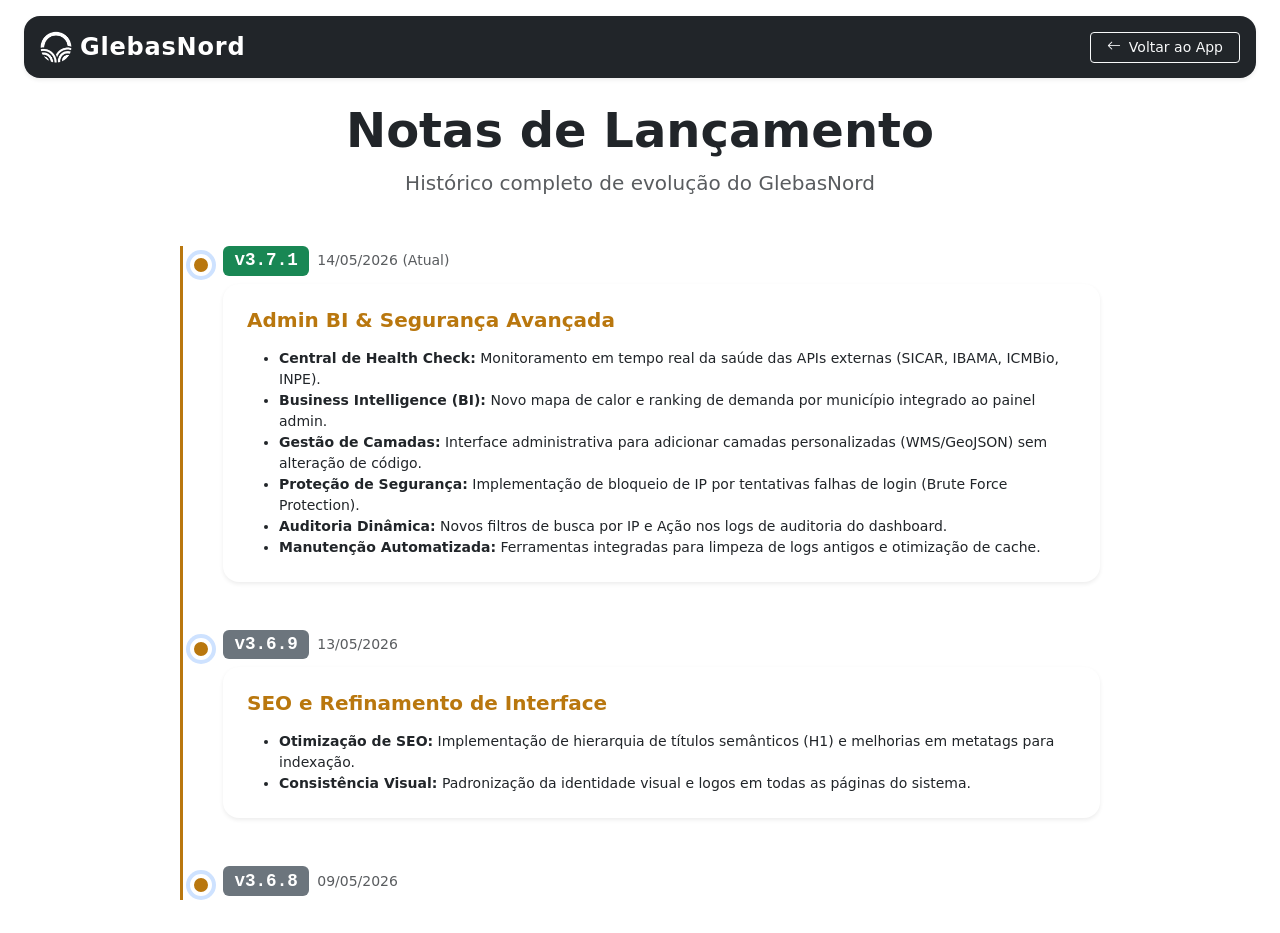
<file: changelog.html>
<!DOCTYPE html>
<html lang="pt-BR" data-bs-theme="light">

<head>
  <meta charset="UTF-8">
  <meta name="viewport" content="width=device-width, initial-scale=1.0">
  <title>Changelog | GlebasNord - Cálculo e análise de glebas da Região Nordeste </title>
  <link rel="stylesheet" href="https://cdn.jsdelivr.net/npm/bootstrap@5.3.2/dist/css/bootstrap.min.css">
  <link rel="stylesheet" href="https://cdn.jsdelivr.net/npm/bootstrap-icons@1.11.3/font/bootstrap-icons.min.css">
  <link rel="stylesheet" href="css/style.css">
  <meta name="description"
    content="Histórico de versões do GlebasNord: veja as novidades, correções e melhorias de cada release da ferramenta de análise de glebas rurais." />
  <link rel="canonical" href="https://glebasnord.com.br/changelog.html" />
  <meta property="og:title" content="Changelog | GlebasNord - Cálculo e análise de glebas da Região Nordeste" />
  <meta property="og:description" content="Histórico de versões e melhorias do GlebasNord." />
  <meta property="og:type" content="website" />
  <meta property="og:url" content="https://glebasnord.com.br/changelog.html" />
  <meta property="og:image" content="https://glebasnord.com.br/img/og-image.jpg" />
  <meta property="og:locale" content="pt_BR" />
  <link rel="icon" href="img/favicon-16x16.png" />
  <link rel="apple-touch-icon" href="img/apple-touch-icon-iphone-60x60.png">
  <link rel="apple-touch-icon" sizes="60x60" href="img/apple-touch-icon-ipad-76x76.png">
  <link rel="apple-touch-icon" sizes="114x114" href="img/apple-touch-icon-iphone-retina-120x120.png">
  <link rel="apple-touch-icon" sizes="144x144" href="img/apple-touch-icon-ipad-retina-152x152.png">
  <style>
    html,
    body {
      height: 100%;
      margin: 0;
    }

    .main-wrapper {
      min-height: 100vh;
      background-color: var(--bs-body-bg);
    }

    .main-container {
      height: calc(100vh - 85px);
      overflow-y: auto;
      scroll-behavior: smooth;
      padding-bottom: 3rem;
    }

    .timeline {
      max-width: 920px;
      margin: 0 auto;
      border-left: 3px solid var(--bs-primary);
      padding-left: 2.5rem;
      position: relative;
    }

    .timeline-item {
      position: relative;
      margin-bottom: 3rem;
    }

    .timeline-item::before {
      content: '';
      position: absolute;
      left: -33px;
      top: 8px;
      width: 22px;
      height: 22px;
      border-radius: 50%;
      background: var(--bs-primary);
      border: 4px solid var(--bs-body-bg);
      box-shadow: 0 0 0 4px rgba(13, 110, 253, 0.2);
    }

    .version-badge {
      font-family: monospace;
      font-size: 1.1rem;
      font-weight: 700;
    }

    .card {
      border: none;
      border-radius: 16px;
      box-shadow: 0 6px 24px rgba(0, 0, 0, 0.08);
      transition: transform 0.2s;
    }

    .card:hover {
      transform: translateY(-4px);
    }
  </style>
</head>

<body>
  <div class="main-wrapper">
    <div class="container-fluid px-4 py-3">
      <!-- Navbar consistente -->
      <nav class="navbar navbar-expand-lg navbar-dark bg-dark shadow-sm mb-4 rounded-4 px-3">
        <a class="navbar-brand d-flex align-items-center gap-2" href="./">
          <img src="img/logo.png" alt="GlebasNord Logo" style="height: 32px;">
          <span class="fw-bold fs-4">GlebasNord</span>
        </a>
        <div class="ms-auto">
          <a href="./" class="btn btn-outline-light btn-sm px-3">
            <i class="bi bi-arrow-left me-2"></i>Voltar ao App
          </a>
        </div>
      </nav>

      <div class="main-container">
        <div class="text-center mb-5">
          <h1 class="fw-bold display-5">Notas de Lançamento</h1>
          <p class="lead text-muted">Histórico completo de evolução do GlebasNord</p>
        </div>

        <div class="timeline">
          <!-- Versão 3.7.1 -->
          <div class="timeline-item">
            <div class="d-flex align-items-center gap-2 mb-2">
              <span class="badge bg-success version-badge">v3.7.1</span>
              <span class="text-muted small">14/05/2026 (Atual)</span>
            </div>
            <div class="card border-0 shadow-sm rounded-4">
              <div class="card-body p-4">
                <h5 class="fw-bold mb-3 text-primary">Admin BI & Segurança Avançada</h5>
                <ul class="mb-0 small">
                  <li><strong>Central de Health Check:</strong> Monitoramento em tempo real da saúde das APIs externas (SICAR, IBAMA, ICMBio, INPE).</li>
                  <li><strong>Business Intelligence (BI):</strong> Novo mapa de calor e ranking de demanda por município integrado ao painel admin.</li>
                  <li><strong>Gestão de Camadas:</strong> Interface administrativa para adicionar camadas personalizadas (WMS/GeoJSON) sem alteração de código.</li>
                  <li><strong>Proteção de Segurança:</strong> Implementação de bloqueio de IP por tentativas falhas de login (Brute Force Protection).</li>
                  <li><strong>Auditoria Dinâmica:</strong> Novos filtros de busca por IP e Ação nos logs de auditoria do dashboard.</li>
                  <li><strong>Manutenção Automatizada:</strong> Ferramentas integradas para limpeza de logs antigos e otimização de cache.</li>
                </ul>
              </div>
            </div>
          </div>

          <!-- Versão 3.6.9 -->
          <div class="timeline-item">
            <div class="d-flex align-items-center gap-2 mb-2">
              <span class="badge bg-secondary version-badge">v3.6.9</span>
              <span class="text-muted small">13/05/2026</span>
            </div>
            <div class="card border-0 shadow-sm rounded-4">
              <div class="card-body p-4">
                <h5 class="fw-bold mb-3 text-primary">SEO e Refinamento de Interface</h5>
                <ul class="mb-0 small">
                  <li><strong>Otimização de SEO:</strong> Implementação de hierarquia de títulos semânticos (H1) e
                    melhorias em metatags para indexação.</li>
                  <li><strong>Consistência Visual:</strong> Padronização da identidade visual e logos em todas as
                    páginas do sistema.</li>
                </ul>
              </div>
            </div>
          </div>

          <!-- Versão 3.6.8 -->
          <div class="timeline-item">
            <div class="d-flex align-items-center gap-2 mb-2">
              <span class="badge bg-secondary version-badge">v3.6.8</span>
              <span class="text-muted small">09/05/2026</span>
            </div>
            <div class="card border-0 shadow-sm rounded-4">
              <div class="card-body p-4">
                <h5 class="fw-bold mb-3 text-primary">Segurança e Auditoria Técnica</h5>
                <ul class="mb-0 small">
                  <li><strong>Reforço no Proxy PHP:</strong> Implementação de Rate Limiting, mitigação de SSRF
                    (MAXREDIRS/Protocols) e sanitização de headers para prevenir CRLF injection.</li>
                  <li><strong>Integridade do Cache:</strong> Correção no sistema de cache para garantir que alertas de
                    sobreposição e geometrias de interseção não sejam perdidos.</li>
                  <li><strong>Evolução do SICOR:</strong> Novo suporte a MultiPolygons em WKT e otimização de
                    performance
                    usando filtros de Bounding Box nativos.</li>
                  <li><strong>Prevenção de XSS:</strong> Sanitização automática do nome do projeto via
                    <code>escapeHtml</code> antes da persistência.
                  </li>
                  <li><strong>Regras de Negócio:</strong> Alinhamento do limite de área máxima (50.000 ha) e validação
                    bloqueante de dimensões na origem.</li>
                  <li><strong>Proteção de Cache:</strong> Inclusão de <code>.htaccess</code> para impedir acesso direto
                    ao
                    diretório de cache do servidor.</li>
                </ul>
              </div>
            </div>
          </div>

          <!-- Versão 3.6.7 -->
          <div class="timeline-item">
            <div class="d-flex align-items-center gap-2 mb-2">
              <span class="badge bg-secondary version-badge">v3.6.7</span>
              <span class="text-muted small">09/05/2026</span>
            </div>
            <div class="card border-0 shadow-sm rounded-4">
              <div class="card-body p-4">
                <h5 class="fw-bold mb-3 text-primary">Estabilização SICOR e Resiliência de Dados</h5>
                <ul class="mb-0 small">
                  <li><strong>Correção Crítica SICOR:</strong> Reconstrução completa do parser WKT para os microdados do
                    Banco Central (BCB), eliminando falhas de processamento e garantindo a detecção precisa de glebas já
                    financiadas.</li>
                  <li><strong>Detecção Dinâmica de Colunas:</strong> Identificação automática das colunas de referência
                    e
                    geometria no CSV do SICOR, tornando o sistema resiliente a mudanças no formato dos arquivos
                    governamentais.</li>
                  <li><strong>Lógica de Fallback de Ano:</strong> Implementação de tentativa automática do ano corrente
                    e
                    anterior para download dos dados SICOR, garantindo disponibilidade contínua.</li>
                  <li><strong>Feedback de Carregamento:</strong> Novos indicadores visuais na barra de status para
                    monitorar
                    o progresso do download de datasets pesados (SICOR, IBAMA, etc.).</li>
                  <li><strong>Performance Otimizada:</strong> Padrão <em>Singleton Promise</em> para evitar bloqueios na
                    interface durante o carregamento de bases espaciais.</li>
                  <li><strong>Segurança:</strong> Whitelist do proxy PHP atualizada para suportar novos domínios
                    confiáveis.
                  </li>
                </ul>
              </div>
            </div>
          </div>

          <!-- Versão 3.6.6 -->
          <div class="timeline-item">
            <div class="d-flex align-items-center gap-2 mb-2">
              <span class="badge bg-secondary version-badge">v3.6.6</span>
              <span class="text-muted small">09/05/2026</span>
            </div>
            <div class="card border-0 shadow-sm rounded-4">
              <div class="card-body p-4">
                <h5 class="fw-bold mb-3 text-primary">Máscara Inteligente e Expansão Territorial</h5>
                <ul class="mb-0 small">
                  <li><strong>Máscara de Entrada CAR:</strong> Implementação de máscara automática e busca inteligente
                    (debounce) no campo de consulta do SICAR.</li>
                  <li><strong>Regex Alfanumérico:</strong> Ampliação do padrão de validação do CAR para aceitar
                    identificadores alfanuméricos completos conforme padrão nacional.</li>
                  <li><strong>Expansão de Escopo:</strong> Inclusão dos estados de Minas Gerais (MG) e Espírito Santo
                    (ES)
                    no escopo de análise do Nordeste/SUDENE.</li>
                  <li><strong>SICOR Dinâmico:</strong> Atualização automática da URL de microdados do Banco Central para
                    o ano corrente</li>
                  <li><strong>Refinamento de UI:</strong> Melhorias visuais na barra de progresso da busca e
                    estabilidade
                    nos logs de inicialização.</li>
                </ul>
              </div>
            </div>
          </div>

          <!-- Versão 3.6.5 -->
          <div class="timeline-item">
            <div class="d-flex align-items-center gap-2 mb-2">
              <span class="badge bg-secondary version-badge">v3.6.5</span>
              <span class="text-muted small">08/05/2026</span>
            </div>
            <div class="card border-0 shadow-sm rounded-4">
              <div class="card-body p-4">
                <h5 class="fw-bold mb-3 text-primary">Correções de Auditoria e UX</h5>
                <ul class="mb-0 small">
                  <li><strong>Refinamento de UX:</strong> Unificação da lógica de máscara do CAR e busca automática ao
                    completar o código.</li>
                  <li><strong>Correção de Regex:</strong> Identificador do CAR agora aceita caracteres alfanuméricos
                    completos (A-Z, 0-9) conforme padrão do SICAR.</li>
                  <li><strong>Consistência de Versão:</strong> Padronização da versão v3.6.5 em todos os logs,
                    cabeçalhos e
                    interface.</li>
                  <li><strong>Estabilidade do SICAR:</strong> Substituição de INTERSECTS por BBOX para evitar
                    truncamento de
                    URL em consultas complexas.</li>
                </ul>
              </div>
            </div>
          </div>

          <!-- Versão 3.6.4 -->
          <div class="timeline-item">
            <div class="d-flex align-items-center gap-2 mb-2">
              <span class="badge bg-secondary version-badge">v3.6.4</span>
              <span class="text-muted small">07/05/2026</span>
            </div>
            <div class="card border-0 shadow-sm rounded-4">
              <div class="card-body p-4">
                <h5 class="fw-bold mb-3 text-primary">Integração BCB SICOR e Novo Módulo de Biomas</h5>
                <ul class="mb-0 small">
                  <li><strong>Integração BCB SICOR:</strong> Validação cruzada com microdados de glebas WKT do Banco
                    Central
                    para detecção de duplicidade em operações de crédito rural.</li>
                  <li><strong>Novo Serviço de Biomas:</strong> Módulo <code>bioma.js</code> dedicado com 4 estratégias
                    de
                    detecção e filtragem WFS otimizada para o Nordeste.</li>
                  <li><strong>Análise de CAR Avançada:</strong> Painel de cobertura detalhado com barras de progresso,
                    melhor match individual e alertas de área descoberta.</li>
                  <li><strong>Popups Enriquecidos:</strong> Novos campos em IBAMA (Processo, Infração) e ICMBio (CNUC,
                    Ano,
                    Biomas, Demarcação).</li>
                  <li><strong>Estabilidade Técnica:</strong> Correção de SyntaxError em <code>camadas_externas.js</code>
                    e
                    ReferenceError em <code>main.js</code>.</li>
                  <li><strong>Proxy PHP v2:</strong> Suporte a descompressão manual GZIP (essencial para dados do BCB) e
                    segurança aprimorada.</li>
                </ul>
              </div>
            </div>
          </div>

          <!-- Versão 3.6.0 -->
          <div class="timeline-item">
            <div class="d-flex align-items-center gap-2 mb-2">
              <span class="badge bg-secondary version-badge">v3.6.0</span>
              <span class="text-muted small">05/05/2026</span>
            </div>
            <div class="card border-0 shadow-sm rounded-4">
              <div class="card-body p-4">
                <h5 class="fw-bold mb-3 text-primary">Refatoração de Busca e Robustez CAR</h5>
                <ul class="mb-0 small">
                  <li><strong>Refatoração Spatial:</strong> Lógica de MultiPolygon movida para
                    <code>spatial_analysis.js</code> com tratamento de erros topológicos.
                  </li>
                  <li><strong>Busca Inteligente CAR:</strong> Suporte a múltiplos formatos de código e detecção
                    automática
                    de UF via Regex.</li>
                  <li><strong>Otimização de Performance:</strong> Debounce na busca CAR e cache alfanumérico por código
                    de
                    imóvel.</li>
                  <li><strong>Interface Moderna:</strong> Renovação visual das páginas de Documentação e Changelog.</li>
                  <li><strong>UI Improvements:</strong> Novo botão para limpar cache do SICAR e feedback visual
                    aprimorado
                    em processamentos longos.</li>
                </ul>
              </div>
            </div>
          </div>
          <!-- Versão 3.5.1 -->
          <div class="timeline-item">
            <div class="d-flex align-items-center gap-2 mb-2">
              <span class="badge bg-secondary version-badge">v3.5.1</span>
              <span class="text-muted small">02/05/2026</span>
            </div>
            <div class="card border-0 shadow-sm rounded-4">
              <div class="card-body p-4">
                <h5 class="fw-bold mb-3 text-primary">Refatoração de Busca e Robustez CAR</h5>
                <ul class="mb-0 small">
                  <li><strong>Refatoração Spatial:</strong> Lógica de MultiPolygon movida para
                    <code>spatial_analysis.js</code> com tratamento de erros topológicos.
                  </li>
                  <li><strong>Busca Inteligente CAR:</strong> Suporte a múltiplos formatos de código e detecção
                    automática
                    de UF via Regex.</li>
                  <li><strong>Otimização de Performance:</strong> Debounce na busca CAR e cache alfanumérico por código
                    de
                    imóvel.</li>
                  <li><strong>Interface Moderna:</strong> Renovação visual das páginas de Documentação e Changelog.</li>
                  <li><strong>UI Improvements:</strong> Novo botão para limpar cache do SICAR e feedback visual
                    aprimorado
                    em processamentos longos.</li>
                </ul>
              </div>
            </div>
          </div>

          <!-- Versão 3.5.0 -->
          <div class="timeline-item">
            <div class="d-flex align-items-center gap-2 mb-2">
              <span class="badge bg-primary version-badge">v3.5.0</span>
              <span class="text-muted small">30/04/2026</span>
            </div>
            <div class="card border-0 shadow-sm rounded-4">
              <div class="card-body p-4">
                <h5 class="fw-bold mb-3">Módulo de Conformidade BACEN</h5>
                <ul class="mb-0 small">
                  <li>Lançamento oficial da verificação automática BACEN/SICOR.</li>
                  <li>Integração com bases ICMBio, IBAMA e FUNAI via GeoServer.</li>
                  <li>Cálculo de sobreposição percentual em tempo real.</li>
                </ul>
              </div>
            </div>
          </div>

        </div>
      </div>

      <script src="https://cdn.jsdelivr.net/npm/bootstrap@5.3.2/dist/js/bootstrap.bundle.min.js"></script>
      <script>
        if (localStorage.getItem('cgrn_theme') === 'dark') {
          document.documentElement.setAttribute('data-bs-theme', 'dark');
        }
      </script>
</body>

</html>
</file>
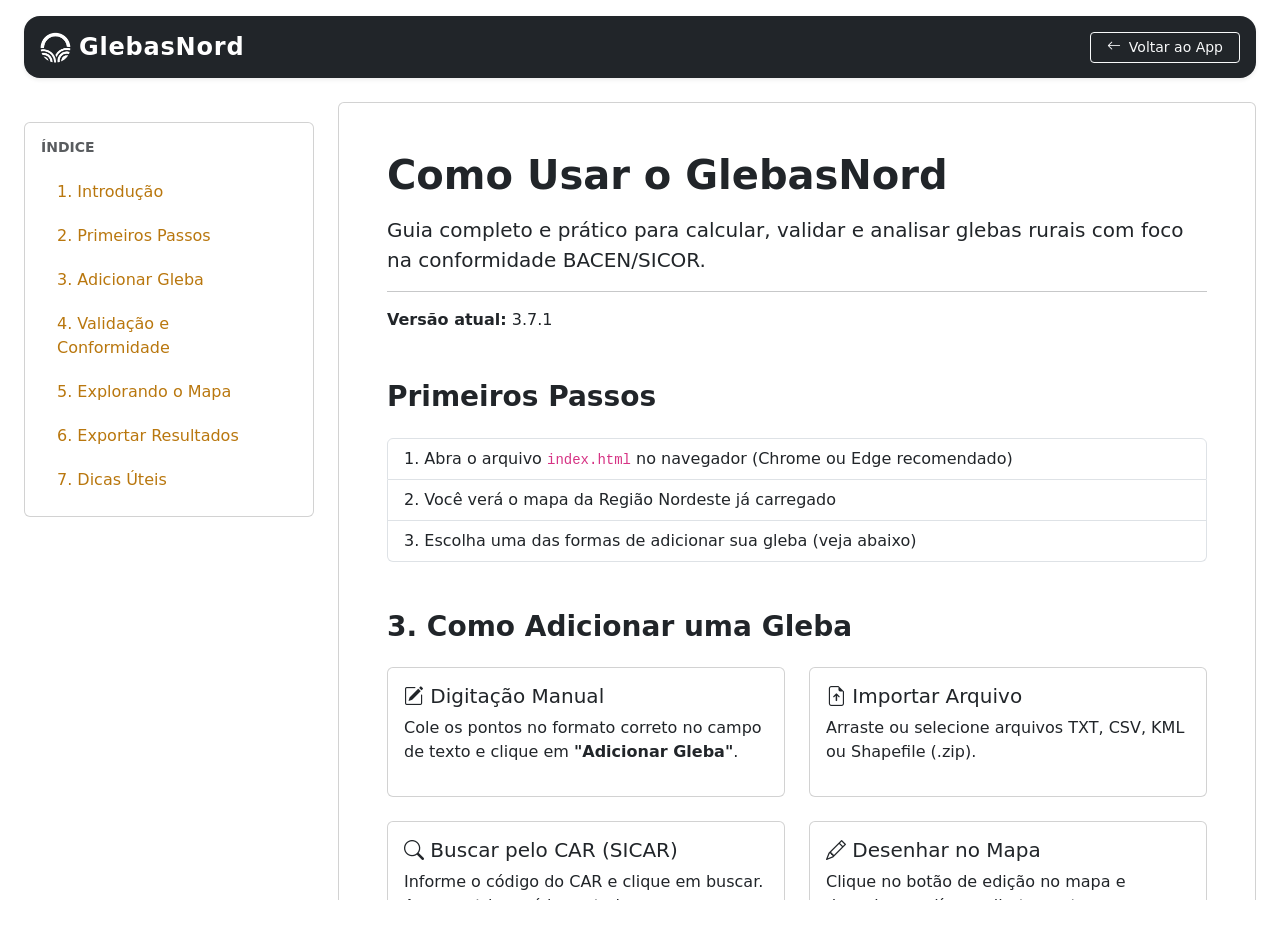
<file: docs.html>
<!DOCTYPE html>
<html lang="pt-BR" data-bs-theme="light">

<head>
  <meta charset="UTF-8">
  <meta name="viewport" content="width=device-width, initial-scale=1.0">
  <title>Documentação | GlebasNord - Cálculo e análise de glebas da Região Nordeste</title>
  <link rel="stylesheet" href="https://cdn.jsdelivr.net/npm/bootstrap@5.3.2/dist/css/bootstrap.min.css">
  <link rel="stylesheet" href="https://cdn.jsdelivr.net/npm/bootstrap-icons@1.11.3/font/bootstrap-icons.min.css">
  <link rel="stylesheet" href="css/style.css">
  <link rel="canonical" href="https://glebasnord.com.br/docs.html" />
  <meta name="description"
    content="Aprenda a usar o GlebasNord: importe KML, Shapefile ou CSV, desenhe glebas no mapa e verifique conformidade BACEN/SICOR com Terras Indígenas, IBAMA e CAR." />
  <meta property="og:title" content="Documentação | GlebasNord - Cálculo e análise de glebas da Região Nordeste" />
  <meta property="og:description" content="Guia completo de uso da ferramenta de análise de glebas rurais." />
  <meta property="og:type" content="website" />
  <meta property="og:url" content="https://glebasnord.com.br/docs.html" />
  <meta property="og:image" content="https://glebasnord.com.br/img/og-image.jpg" />
  <meta property="og:locale" content="pt_BR" />
  <link rel="icon" href="img/favicon-16x16.png" />
  <link rel="apple-touch-icon" href="img/apple-touch-icon-iphone-60x60.png">
  <link rel="apple-touch-icon" sizes="60x60" href="img/apple-touch-icon-ipad-76x76.png">
  <link rel="apple-touch-icon" sizes="114x114" href="img/apple-touch-icon-iphone-retina-120x120.png">
  <link rel="apple-touch-icon" sizes="144x144" href="img/apple-touch-icon-ipad-retina-152x152.png">
  <style>
    html,
    body {
      height: 100%;
      margin: 0;
    }

    .main-wrapper {
      min-height: 100vh;
    }

    .main-container {
      height: calc(100vh - 85px);
      overflow-y: auto;
      scroll-behavior: smooth;
    }

    .doc-section {
      scroll-margin-top: 90px;
    }

    .step-number {
      background: #0d6efd;
      color: white;
      width: 32px;
      height: 32px;
      border-radius: 50%;
      display: inline-flex;
      align-items: center;
      justify-content: center;
      font-weight: bold;
    }
  </style>
</head>

<body>
  <div class="main-wrapper">
    <div class="container-fluid px-4 py-3">
      <!-- Navbar -->
      <nav class="navbar navbar-expand-lg navbar-dark bg-dark shadow-sm mb-4 rounded-4 px-3">
        <a class="navbar-brand d-flex align-items-center gap-2" href="./">
          <img src="img/logo.png" alt="GlebasNord Logo">
          <span class="fw-bold fs-4 text-white">GlebasNord</span>
        </a>
        <div class="ms-auto">
          <a href="./" class="btn btn-outline-light btn-sm px-3">
            <i class="bi bi-arrow-left me-2"></i>Voltar ao App
          </a>
        </div>
      </nav>

      <div class="main-container">
        <div class="row g-4">
          <!-- Sidebar -->
          <div class="col-lg-3">
            <div class="sticky-top" style="top: 20px;">
              <div class="card p-3">
                <h6 class="fw-bold text-uppercase text-muted small mb-3">Índice</h6>
                <nav class="nav flex-column gap-1">
                  <a class="nav-link" href="#introducao">1. Introdução</a>
                  <a class="nav-link" href="#primeiros-passos">2. Primeiros Passos</a>
                  <a class="nav-link" href="#adicionar-gleba">3. Adicionar Gleba</a>
                  <a class="nav-link" href="#validacao">4. Validação e Conformidade</a>
                  <a class="nav-link" href="#mapa">5. Explorando o Mapa</a>
                  <a class="nav-link" href="#exportar">6. Exportar Resultados</a>
                  <a class="nav-link" href="#dicas">7. Dicas Úteis</a>
                </nav>
              </div>
            </div>
          </div>

          <!-- Conteúdo Principal -->
          <div class="col-lg-9">
            <div class="card">
              <div class="card-body p-5">

                <section id="introducao" class="doc-section mb-5">
                  <h1 class="fw-bold mb-3">Como Usar o GlebasNord</h1>
                  <p class="lead">Guia completo e prático para calcular, validar e analisar glebas rurais com foco na
                    conformidade BACEN/SICOR.</p>
                  <hr>
                  <p><strong>Versão atual:</strong> 3.7.1</p>
                </section>

                <section id="primeiros-passos" class="doc-section mb-5">
                  <h3 class="fw-bold mb-4">Primeiros Passos</h3>
                  <ol class="list-group list-group-numbered">
                    <li class="list-group-item">Abra o arquivo <code>index.html</code> no navegador (Chrome ou Edge
                      recomendado)</li>
                    <li class="list-group-item">Você verá o mapa da Região Nordeste já carregado</li>
                    <li class="list-group-item">Escolha uma das formas de adicionar sua gleba (veja abaixo)</li>
                  </ol>
                </section>

                <section id="adicionar-gleba" class="doc-section mb-5">
                  <h3 class="fw-bold mb-4">3. Como Adicionar uma Gleba</h3>

                  <div class="row g-4">
                    <div class="col-md-6">
                      <div class="card h-100">
                        <div class="card-body">
                          <h5><i class="bi bi-pencil-square"></i> Digitação Manual</h5>
                          <p>Cole os pontos no formato correto no campo de texto e clique em <strong>"Adicionar
                              Gleba"</strong>.</p>
                        </div>
                      </div>
                    </div>
                    <div class="col-md-6">
                      <div class="card h-100">
                        <div class="card-body">
                          <h5><i class="bi bi-file-earmark-arrow-up"></i> Importar Arquivo</h5>
                          <p>Arraste ou selecione arquivos TXT, CSV, KML ou Shapefile (.zip).</p>
                        </div>
                      </div>
                    </div>
                    <div class="col-md-6">
                      <div class="card h-100">
                        <div class="card-body">
                          <h5><i class="bi bi-search"></i> Buscar pelo CAR (SICAR)</h5>
                          <p>Informe o código do CAR e clique em buscar. A geometria será importada automaticamente.</p>
                        </div>
                      </div>
                    </div>
                    <div class="col-md-6">
                      <div class="card h-100">
                        <div class="card-body">
                          <h5><i class="bi bi-pencil"></i> Desenhar no Mapa</h5>
                          <p>Clique no botão de edição no mapa e desenhe o polígono diretamente.</p>
                        </div>
                      </div>
                    </div>
                  </div>
                </section>

                <section id="validacao" class="doc-section mb-5">
                  <h3 class="fw-bold mb-4">Validação e Conformidade BACEN/SICOR</h3>
                  <p>Assim que você adicionar a gleba, o sistema faz automaticamente:</p>
                  <ul>
                    <li>Verifica se o polígono está fechado e tem o mínimo de vértices</li>
                    <li>Calcula área (ha), perímetro (m) e centroide</li>
                    <li>Analisa sobreposição com Terras Indígenas, Unidades de Conservação, Embargos IBAMA, etc.</li>
                  </ul>
                  <div class="alert alert-info">
                    <strong>Resultado:</strong> Verde = OK | Amarelo = Atenção | Vermelho = Bloqueio
                  </div>
                </section>

                <section id="mapa" class="doc-section mb-5">
                  <h3 class="fw-bold mb-4">Explorando o Mapa</h3>
                  <ul>
                    <li>Use o painel flutuante à direita para ligar/desligar camadas (Terras Indígenas, Embargos,
                      Biomas...)</li>
                    <li>Clique na legenda das Terras Indígenas para ver os nomes</li>
                    <li>Passe o mouse sobre as glebas para ver informações detalhadas</li>
                    <li>Clique no botão <strong>"Conformidade"</strong> para ver o relatório completo</li>
                  </ul>
                </section>

                <section id="exportar" class="doc-section mb-5">
                  <h3 class="fw-bold mb-4">Exportar Resultados</h3>
                  <div class="row text-center">
                    <div class="col-sm-4 mb-3"><strong>CSV</strong><br><small>Planilha completa</small></div>
                    <div class="col-sm-4 mb-3"><strong>GeoJSON</strong><br><small>Formato técnico</small></div>
                    <div class="col-sm-4 mb-3"><strong>KML</strong><br><small>Google Earth</small></div>
                    <div class="col-sm-4 mb-3"><strong>PNG</strong><br><small>Imagem do mapa</small></div>
                    <div class="col-sm-4 mb-3"><strong>Projeto .cgrn</strong><br><small>Salvar e voltar depois</small>
                    </div>
                  </div>
                </section>

                <section id="dicas" class="doc-section mb-5">
                  <h3 class="fw-bold mb-4">Dicas Úteis</h3>
                  <ul>
                    <li>Você pode trabalhar com várias glebas ao mesmo tempo</li>
                    <li>O modo escuro/claro é lembrado automaticamente</li>
                    <li>Use o botão <strong>"Limpar Tudo"</strong> para começar um novo projeto</li>
                    <li>Para melhor precisão, prefira importar KML ou Shapefile</li>
                  </ul>
                </section>

              </div>
            </div>
          </div>
        </div>
      </div>
    </div>
  </div>

  <script src="https://cdn.jsdelivr.net/npm/bootstrap@5.3.2/dist/js/bootstrap.bundle.min.js"></script>
  <script>
    if (localStorage.getItem('cgrn_theme') === 'dark') {
      document.documentElement.setAttribute('data-bs-theme', 'dark');
    }
    /* Ativação automática do link no sumário (opcional)
    document.querySelectorAll('#doc-nav a').forEach(link => {
      link.addEventListener('click', () => {
        document.querySelectorAll('#doc-nav a').forEach(l => l.classList.remove('active'));
        link.classList.add('active');
      });
    });*/

  </script>
</body>

</html>
<script>
</file>
<file: css/style.css>
/* ============================================================
   CGRN v3.0 — style.css
   Complementa Bootstrap 5.3
   ============================================================ */

/* ─── Variáveis ─────────────────────────────────────────────── */
:root {
  --cgrn-primary: #B9770E;  /* Ocre Solo / Ouro Velho */
  --cgrn-secondary: #27AD60; /* Verde Mata / Agricultura */
  --cgrn-accent: #D35400;   /* Terracota / Sertão */
  --cgrn-bg-light: #FDFEFE; 
  --cgrn-nav-h: 56px;
  --cgrn-status-h: 32px;
  --cgrn-radius: 12px;
  --cgrn-shadow: 0 4px 20px rgba(185, 119, 14, .12);
  --cgrn-mono: 'JetBrains Mono', 'Fira Code', 'Cascadia Code', 'Courier New', monospace;
  
  /* Sobrescrevendo Bootstrap Primário */
  --bs-primary: var(--cgrn-primary);
  --bs-primary-rgb: 185, 119, 14;
  --bs-link-color: var(--cgrn-primary);
}

[data-bs-theme="dark"] {
  --bs-body-bg: #111827;
}

/* ─── Layout ─────────────────────────────────────────────────── */
html,
body {
  height: 100%;
  overflow: hidden;
  margin: 0;
}

#map {
  position: fixed;
  inset: var(--cgrn-nav-h) 0 var(--cgrn-status-h) 0;
  z-index: 0;
}

/* ─── Navbar ─────────────────────────────────────────────────── */
.navbar {
  position: relative;
  z-index: 1030;
  min-height: var(--cgrn-nav-h);
  font-size: .87rem;
}

/* Garante que o mapa só inicia abaixo da navbar, mesmo quando expandida no mobile */
@media (max-width: 991.98px) {

  .navbar-collapse.show~*+#map,
  body:has(.navbar-collapse.show) #map {
    top: var(--cgrn-nav-h);
    /* mantém posição base; o collapse flutua sobre o mapa */
  }

  /* Collapse com scroll quando muito alto no mobile */
  .navbar-collapse {
    max-height: calc(100vh - var(--cgrn-nav-h) - var(--cgrn-status-h));
    overflow-y: auto;
    background: inherit;
    border-top: 1px solid rgba(255, 255, 255, .1);
    padding: .5rem 0;
  }
}

.navbar-brand {
  font-weight: 800;
  letter-spacing: .04em;
}

.navbar-brand img {
  height: 31px;
  filter: brightness(1.1);
}

.navbar .dropdown-menu {
  font-size: .84rem;
  border-radius: var(--cgrn-radius);
}

/* ─── Status bar inferior ────────────────────────────────────── */
#statusBar {
  position: fixed;
  bottom: 0;
  left: 0;
  right: 0;
  height: var(--cgrn-status-h);
  z-index: 1020;
  display: flex;
  align-items: center;
  padding: 0 .875rem;
  gap: 1rem;
  font-size: .72rem;
  font-family: var(--cgrn-mono);
  background: rgba(255, 255, 255, .96);
  border-top: 1px solid var(--bs-border-color, #dee2e6);
  backdrop-filter: blur(4px);
}

[data-bs-theme="dark"] #statusBar {
  background: rgba(17, 24, 39, .96);
}

.status-divider {
  width: 1px;
  height: 14px;
  background: var(--bs-border-color, #dee2e6);
  flex-shrink: 0;
}

/* ─── Modais ─────────────────────────────────────────────────── */
.modal-content {
  border: none;
  border-radius: var(--cgrn-radius);
  box-shadow: var(--cgrn-shadow);
  overflow: hidden;
}

.modal-header {
  border-bottom: 1px solid var(--bs-border-color);
  padding: .875rem 1.125rem;
}

.modal-footer {
  border-top: 1px solid var(--bs-border-color);
}

/* ─── Textarea de coordenadas ────────────────────────────────── */
.coord-area {
  font-family: var(--cgrn-mono) !important;
  font-size: .8rem;
  line-height: 1.65;
  resize: vertical;
  min-height: 150px;
}

/* ─── Upload zone ────────────────────────────────────────────── */
.upload-zone {
  border: 2px dashed var(--bs-border-color, #dee2e6);
  border-radius: var(--cgrn-radius);
  padding: 1.5rem 1rem;
  text-align: center;
  cursor: pointer;
  transition: border-color .2s, background .2s;
}

.upload-zone:hover,
.upload-zone.drag-over {
  border-color: var(--cgrn-primary);
  background: color-mix(in srgb, var(--cgrn-primary) 5%, transparent);
}

/* Esmaece instrucoes durante drag */
.upload-zone.drag-over .upload-idle-state {
  opacity: .4;
  pointer-events: none;
}

/* Card de informacoes do arquivo selecionado */
.upload-file-card {
  cursor: default;
  user-select: text;
  font-size: .82rem;
  transition: all .15s ease;
}

/* Animacao ao aparecer */
#uploadFileInfo:not(.d-none),
#uploadProgress:not(.d-none) {
  animation: fadein .2s ease;
}

/* Mensagem de progresso */
#uploadProgressMsg {
  font-family: var(--cgrn-mono);
  font-size: .72rem;
  min-height: 1.2em;
}

/* Campo CAR com fonte mono e feedback colorido */
#carSearchCode {
  letter-spacing: .04em;
}

#carSearchCode:focus {
  box-shadow: 0 0 0 .2rem rgba(185, 119, 14, .15);
}

#carProgressBar {
  border-radius: 0 0 4px 4px;
  background: var(--bs-border-color, #dee2e6);
}

/* ─── Tabela de resultados Modernizada ────────────────────────── */
.results-table {
  border-collapse: separate;
  border-spacing: 0;
}

.results-table thead {
  position: sticky;
  top: 0;
  z-index: 10;
  box-shadow: 0 1px 0 var(--bs-border-color);
}

.results-table th {
  background: var(--bs-tertiary-bg);
  border-bottom: 2px solid var(--bs-border-color);
  font-size: 0.68rem;
  padding: 0.75rem 0.5rem;
  color: var(--bs-secondary-color);
}

.group-header th {
  border-bottom: 1px solid var(--bs-border-color);
  font-weight: 700;
  text-transform: uppercase;
  letter-spacing: 0.05em;
  font-size: 0.62rem;
  color: var(--cgrn-primary);
}

.results-table tbody tr:nth-of-type(odd) {
  background-color: rgba(0, 0, 0, 0.01);
}

[data-bs-theme="dark"] .results-table tbody tr:nth-of-type(odd) {
  background-color: rgba(255, 255, 255, 0.02);
}

.results-table tbody tr:hover {
  background-color: rgba(185, 119, 14, 0.05) !important;
}

/* Badges Modernos */
.badge-modern {
  padding: 0.4em 0.7em;
  font-weight: 600;
  font-size: 0.7rem;
  border-radius: 6px;
  display: inline-flex;
  align-items: center;
  gap: 4px;
}

/* Color indicator */
.color-dot {
  width: 14px;
  height: 14px;
  border-radius: 50%;
  display: inline-block;
  box-shadow: inset 0 0 0 1px rgba(0, 0, 0, 0.1);
}

/* Cores Suaves para Linhas */
.table-danger-soft {
  background-color: rgba(220, 53, 69, 0.08) !important;
}

.table-warning-soft {
  background-color: rgba(255, 193, 7, 0.08) !important;
}

[data-bs-theme="dark"] .table-danger-soft {
  background-color: rgba(220, 53, 69, 0.15) !important;
}

[data-bs-theme="dark"] .table-warning-soft {
  background-color: rgba(255, 193, 7, 0.15) !important;
}

/* Botões da Tabela */
.btn-white {
  background: #fff;
  border: 1px solid #dee2e6;
  color: #212529;
}

[data-bs-theme="dark"] .btn-white {
  background: #2d3748;
  border-color: #4a5568;
  color: #e2e8f0;
}

.btn-white:hover {
  background: #f8f9fa;
  border-color: #ced4da;
}

[data-bs-theme="dark"] .btn-white:hover {
  background: #3d4957;
}

/* Outros ajustes */
.border-top-2 {
  border-top: 2px solid var(--bs-border-color) !important;
}

.results-table .font-monospace {
  font-size: 0.85rem;
  letter-spacing: -0.02em;
}

/* ─── Centroid marker ────────────────────────────────────────── */
.cgrn-centroid {
  width: 26px;
  height: 26px;
  border-radius: 50%;
  border: 2.5px solid;
  color: #fff;
  font-size: .68rem;
  font-weight: 700;
  display: flex;
  align-items: center;
  justify-content: center;
  box-shadow: 0 2px 6px rgba(0, 0, 0, .28);
  transition: transform .15s;
  filter: brightness(1.1);
}

.cgrn-centroid:hover {
  transform: scale(1.2);
}

/* ─── Popup Leaflet ──────────────────────────────────────────── */
.leaflet-popup-content-wrapper {
  border-radius: var(--cgrn-radius) !important;
  box-shadow: var(--cgrn-shadow) !important;
  padding: 2px !important;
}

.leaflet-popup-content {
  margin: 10px 14px !important;
}

.popup-table {
  width: 100%;
  border-collapse: collapse;
  font-size: .8em;
}

.popup-table td {
  padding: .15rem .35rem;
  vertical-align: top;
}

.popup-table td:first-child {
  color: #888;
  white-space: nowrap;
  width: 40%;
}

[data-bs-theme="dark"] .leaflet-popup-content-wrapper,
[data-bs-theme="dark"] .leaflet-popup-tip {
  background: #1f2937 !important;
  color: #e5e7eb !important;
}

/* ─── Painel flutuante de camadas (direita) ─────────────────── */
#layerControlPanel {
  position: fixed;
  right: 10px;
  bottom: calc(var(--cgrn-status-h) + 25px);
  z-index: 1000;
  background: rgba(255, 255, 255, .97);
  border: 1px solid var(--bs-border-color, #dee2e6);
  border-radius: var(--cgrn-radius);
  box-shadow: var(--cgrn-shadow);
  min-width: 200px;
  max-width: 230px;
  overflow: hidden;
  transition: all .2s ease;
}

[data-bs-theme="dark"] #layerControlPanel {
  background: rgba(31, 41, 55, .97);
}

.lcp-header {
  display: flex;
  align-items: center;
  gap: .35rem;
  padding: .45rem .75rem;
  font-size: .75rem;
  font-weight: 600;
  cursor: pointer;
  user-select: none;
  background: rgba(0, 0, 0, .03);
  border-bottom: 1px solid var(--bs-border-color, #dee2e6);
}

.lcp-header:hover {
  background: rgba(0, 0, 0, .06);
}

[data-bs-theme="dark"] .lcp-header {
  background: rgba(255, 255, 255, .04);
}

#layerPanelBody {
  padding: .4rem 0 .5rem;
}

#layerPanelBody.collapsed {
  display: none;
}

.lcp-section-title {
  font-size: .65rem;
  font-weight: 700;
  text-transform: uppercase;
  letter-spacing: .06em;
  color: var(--bs-secondary-color, #6c757d);
  padding: .3rem .75rem .1rem;
}

.lcp-item {
  display: flex;
  align-items: center;
  gap: .45rem;
  padding: .3rem .75rem;
  font-size: .76rem;
  cursor: pointer;
  transition: background .12s;
}

.lcp-item:hover {
  background: rgba(0, 0, 0, .04);
}

[data-bs-theme="dark"] .lcp-item:hover {
  background: rgba(255, 255, 255, .06);
}

.lcp-item>span {
  flex-shrink: 1;
  min-width: 0;
  overflow: hidden;
  text-overflow: ellipsis;
  white-space: nowrap;
}

.lcp-swatch {
  width: 13px;
  height: 13px;
  border-radius: 3px;
  border: 2px solid;
  flex-shrink: 0;
}

.lcp-switch {
  cursor: pointer;
}

.lcp-divider {
  margin: .35rem .75rem;
  border-top: 1px solid var(--bs-border-color, #dee2e6);
}

/* Mobile: colapsa automaticamente em telas pequenas */
@media (max-width: 576px) {
  #layerControlPanel {
    right: 6px;
    min-width: 180px;
  }

  #layerPanelBody {
    display: none;
  }

  #layerControlPanel.expanded #layerPanelBody {
    display: block;
  }
}

/* ─── Painel de legenda TI ───────────────────────────────────── */
#tiLegendPanel {
  position: fixed;
  left: 10px;
  bottom: calc(var(--cgrn-status-h) + 8px);
  z-index: 1000;
  background: rgba(255, 255, 255, .97);
  border: 1px solid var(--bs-border-color, #dee2e6);
  border-radius: var(--cgrn-radius);
  box-shadow: var(--cgrn-shadow);
  min-width: 210px;
  max-width: 240px;
  overflow: hidden;
}

[data-bs-theme="dark"] #tiLegendPanel {
  background: rgba(31, 41, 55, .97);
}

.ti-legend-header {
  display: flex;
  align-items: center;
  gap: .4rem;
  padding: .45rem .75rem;
  font-size: .75rem;
  font-weight: 600;
  cursor: pointer;
  user-select: none;
  background: rgba(0, 0, 0, .03);
  border-bottom: 1px solid var(--bs-border-color, #dee2e6);
}

.ti-legend-header:hover {
  background: rgba(0, 0, 0, .06);
}

[data-bs-theme="dark"] .ti-legend-header {
  background: rgba(255, 255, 255, .04);
}

#tiLegendBody {
  padding: .6rem .75rem .75rem;
}

/* buildTILegend() gera estas classes */
.ti-legend-inner {
  font-size: .77rem;
}

.legend-title {
  font-weight: 700;
  margin-bottom: .45rem;
  font-size: .76rem;
  letter-spacing: .03em;
}

.legend-item {
  display: flex;
  align-items: center;
  gap: .45rem;
  margin-bottom: .28rem;
}

.legend-swatch {
  width: 14px;
  height: 14px;
  border-radius: 3px;
  border: 2px solid;
  display: inline-block;
  flex-shrink: 0;
}

.legend-source {
  font-size: .68rem;
  color: #888;
  margin-top: .5rem;
}

/* ─── Abas da modal adicionarGleba ──────────────────────────── */
/*
 * Transforma nav-pills em abas reais usando apenas CSS.
 * O HTML não precisa ser alterado.
 */
#adicionarGleba .nav.nav-pills {
  gap: 0;
  padding: 0 !important;
  background: transparent !important;
  border-bottom: 2px solid var(--bs-border-color, #dee2e6);
  border-radius: 0 !important;
  margin-bottom: 1.25rem !important;
}

#adicionarGleba .nav.nav-pills .nav-item {
  margin-bottom: -2px;
  /* sobrepõe a borda inferior do container */
}

#adicionarGleba .nav.nav-pills .nav-link {
  border-radius: 8px 8px 0 0 !important;
  border: 2px solid transparent;
  border-bottom: none;
  padding: 0.55rem 1rem;
  font-size: 0.84rem;
  font-weight: 500;
  color: var(--bs-secondary-color);
  background: transparent;
  transition: color .15s, background .15s, border-color .15s;
  white-space: nowrap;
}

#adicionarGleba .nav.nav-pills .nav-link:hover:not(.active) {
  color: var(--bs-body-color);
  background: var(--bs-tertiary-bg);
  border-color: var(--bs-border-color) var(--bs-border-color) transparent;
}

#adicionarGleba .nav.nav-pills .nav-link.active {
  color: var(--cgrn-primary);
  background: var(--bs-modal-bg, #fff);
  border-color: var(--bs-border-color) var(--bs-border-color) var(--bs-modal-bg, #fff);
  font-weight: 600;
}

[data-bs-theme="dark"] #adicionarGleba .nav.nav-pills .nav-link.active {
  background: var(--bs-modal-bg, #212529);
  border-bottom-color: var(--bs-modal-bg, #212529);
}

/* ─── Modal conformidade ─────────────────────────────────────── */
#conformidadeBody .table th {
  font-size: .74rem;
}

#conformidadeBody .table td {
  font-size: .8rem;
}

/* ─── Legenda TI no rodapé do modal de resultados ────────────── */
.ti-modal-legend {
  font-size: .74rem;
  background: var(--bs-body-tertiary, #f8f9fa);
}

[data-bs-theme="dark"] .ti-modal-legend {
  background: rgba(255, 255, 255, .03);
}

/* ─── Toast ──────────────────────────────────────────────────── */
.toast {
  border-radius: var(--cgrn-radius);
  overflow: hidden;
  min-width: 280px;
}

.toast-header,
.toast-body {
  font-size: .82rem;
}

/* Container de toasts: posicionado dinamicamente acima da status bar */
.cgrn-toast-container {
  z-index: 1100;
  bottom: calc(var(--cgrn-status-h) + 6px);
}

@media (max-width: 576px) {
  .cgrn-toast-container {
    right: 0 !important;
    left: 0;
    padding: .5rem !important;
  }

  .toast {
    min-width: unset;
    width: 100%;
  }
}

/* ─── Controles Leaflet no dark mode ─────────────────────────── */
[data-bs-theme="dark"] .leaflet-bar a,
[data-bs-theme="dark"] .leaflet-draw-toolbar a {
  background-color: #1f2937 !important;
  color: #e5e7eb !important;
  border-color: #374151 !important;
}

[data-bs-theme="dark"] .leaflet-bar a:hover,
[data-bs-theme="dark"] .leaflet-draw-toolbar a:hover {
  background-color: #374151 !important;
}

[data-bs-theme="dark"] .leaflet-control-attribution {
  background: rgba(17, 24, 39, .9) !important;
  color: #9ca3af !important;
}

[data-bs-theme="dark"] .leaflet-control-layers {
  background: #1f2937;
  color: #e5e7eb;
}

[data-bs-theme="dark"] .leaflet-control-layers-separator {
  border-color: #374151;
}

/* ─── Animações ──────────────────────────────────────────────── */
@keyframes fadein {
  from {
    opacity: 0;
    transform: translateY(-4px);
  }

  to {
    opacity: 1;
    transform: translateY(0);
  }
}

.animate-fadein {
  animation: fadein .2s ease;
}

/* ─── Responsividade ─────────────────────────────────────────── */
@media (max-width:767px) {
  #statusBar {
    font-size: .65rem;
    gap: .5rem;
    padding: 0 .5rem;
  }

  .modal-dialog {
    margin: .5rem;
  }

  .coord-area {
    font-size: .75rem;
  }

  .results-table th,
  .results-table td {
    font-size: .7rem;
    padding: .4rem .3rem;
  }

  .results-table .group-header,
  .results-table .text-muted.small {
    display: none;
  }

  #tiLegendPanel {
    display: none !important;
  }

  /* Status bar no mobile: truncar texto longo de coordenadas */
  #statusCoords {
    max-width: 120px;
    overflow: hidden;
    text-overflow: ellipsis;
    white-space: nowrap;
  }
}

/* Status icons no mobile mostram apenas ícone (texto nos spans internos escondido por d-none) */
@media (max-width: 575.98px) {

  /* Painel flutuante no mobile: posiciona no topo direito para não sobrepor os controles Leaflet */
  #layerControlPanel {
    bottom: calc(var(--cgrn-status-h) + 6px);
    right: 6px;
    min-width: 48px;
    max-width: 220px;
  }
}
</file>
